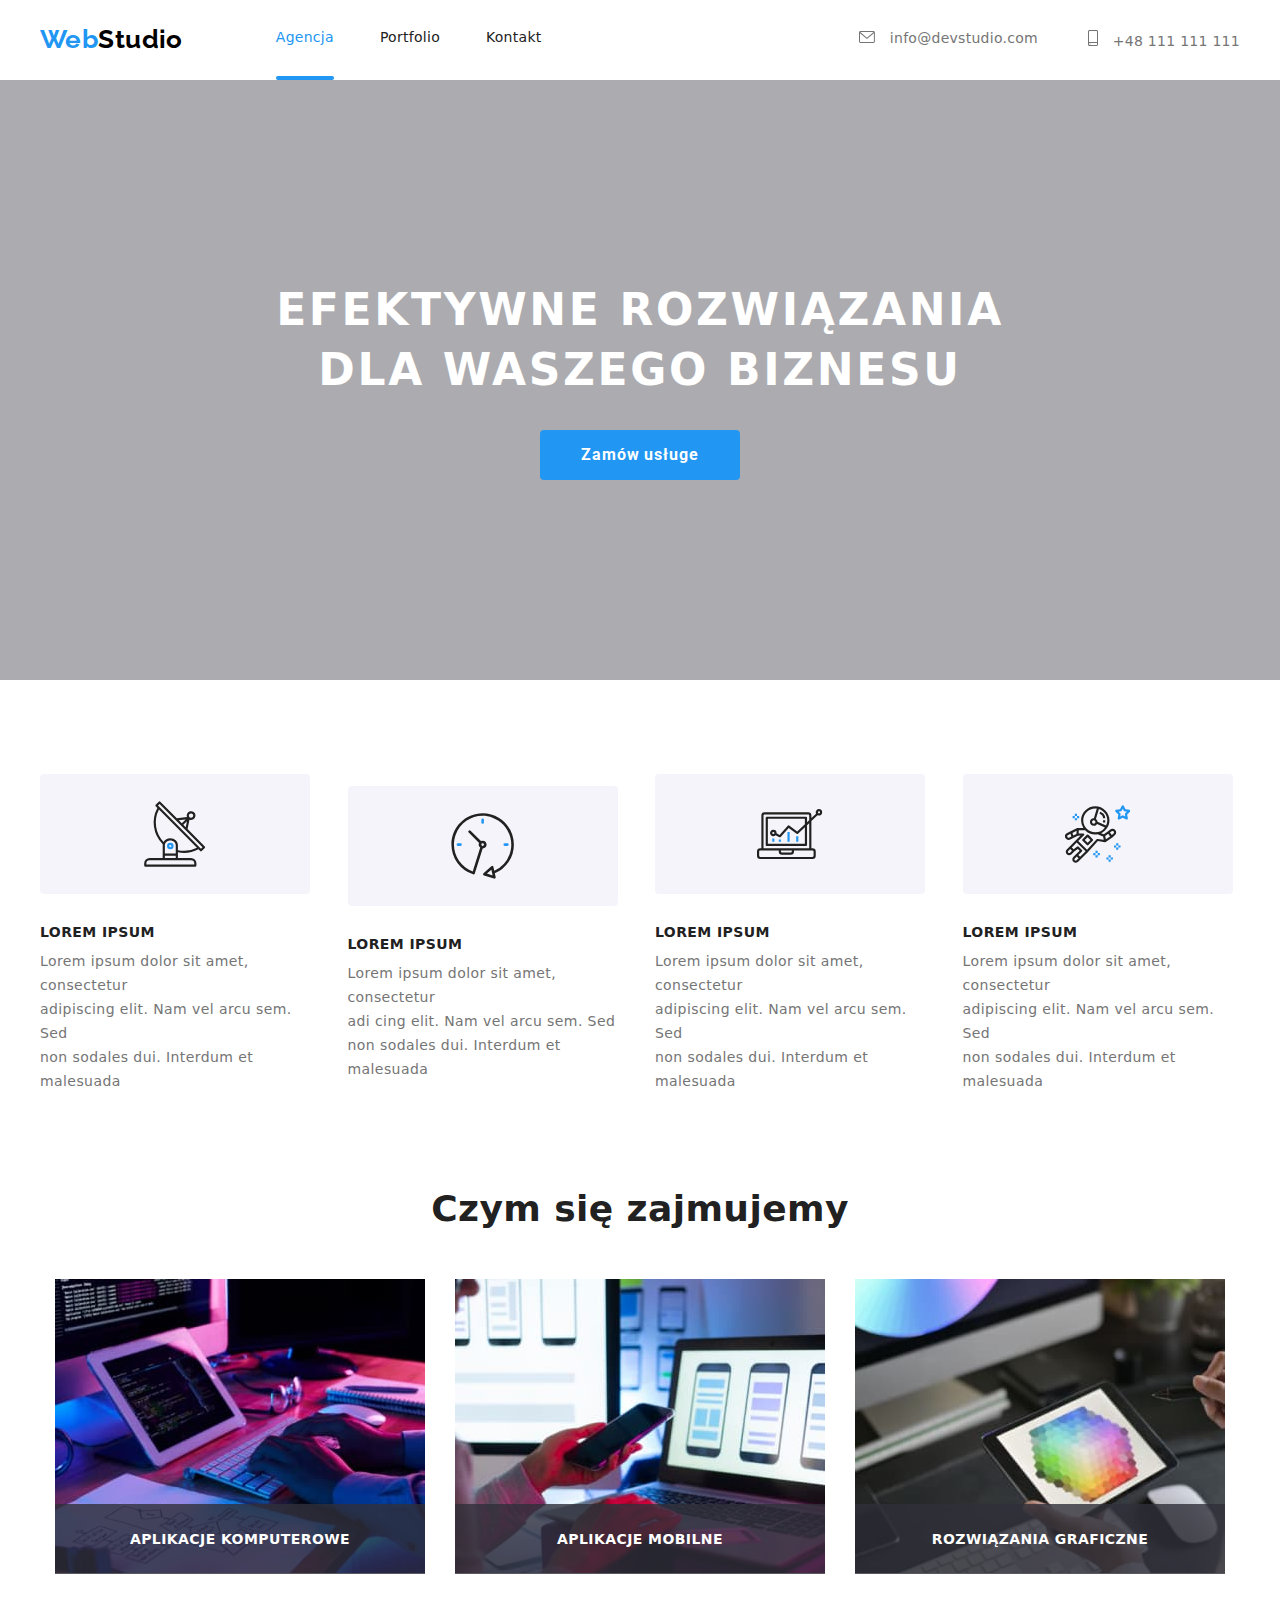
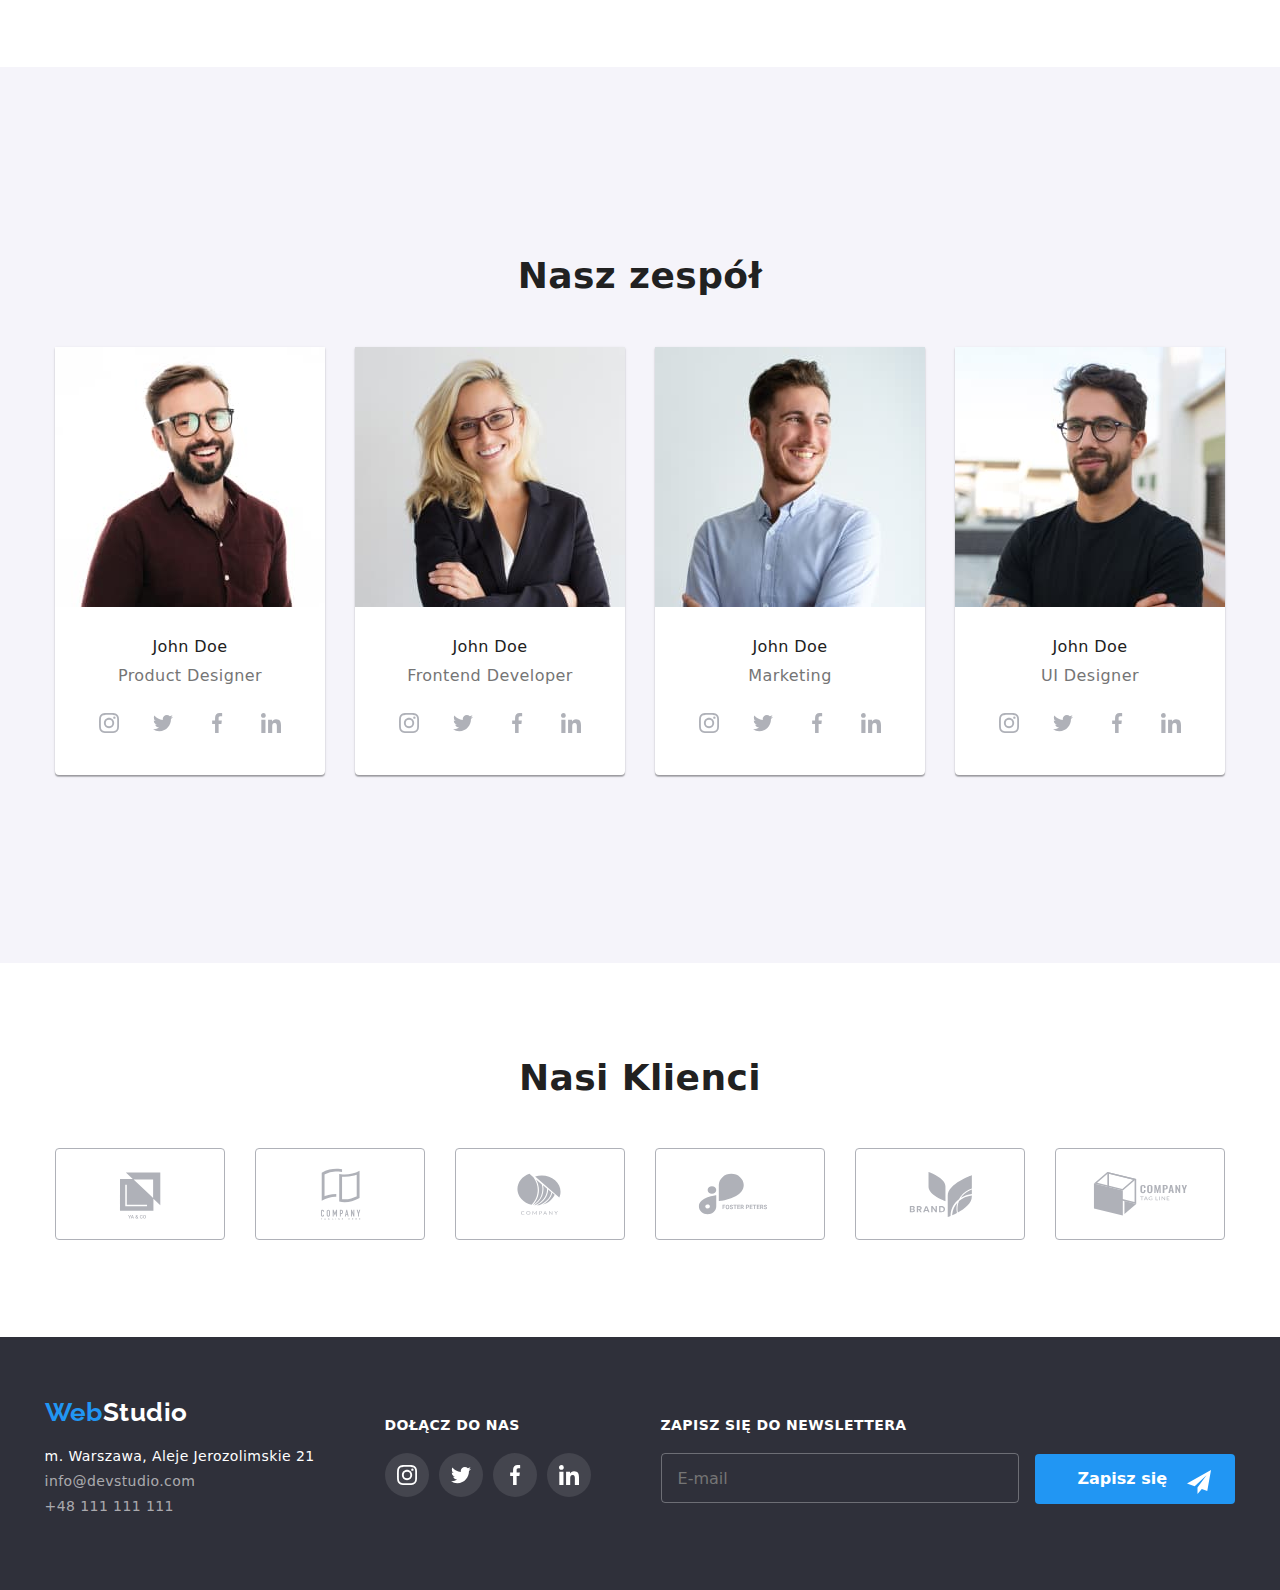
<file: index.html>
<!DOCTYPE html>
<html lang="en">
  <head>
    <meta charset="UTF-8" />
    <meta http-equiv="X-UA-Compatible" content="IE=edge" />
    <meta name="viewport" content="width=device-width, initial-scale=1.0" />
    <link href="./css/main.min.css" rel="stylesheet" />
    <link href="./css/modern-normalize.css" rel="stylesheet" />

    <link rel="preconnect" href="https://fonts.googleapis.com" />
    <link rel="preconnect" href="https://fonts.gstatic.com" crossorigin />
    <link
      href="https://fonts.googleapis.com/css2?family=Raleway:wght@700&family=Roboto:wght@400;500;700;900&display=swap"
      rel="stylesheet"
    />
    <title>WebStudio</title>
  </head>
  <body>
    <header class="header container">
      <a href="index.html" class="header__logo"
        ><span class="header__logo-color">Web</span>Studio</a
      >
      <nav>
        <ul class="header__nav">
          <li>
            <a href="index.html" class="header__nav-color header__active"
              >Agencja</a
            >
          </li>
          <li>
            <a href="portfolio.html" class="header__nav-color">Portfolio</a>
          </li>
          <li>
            <a href="contacts.html" class="header__nav-color">Kontakt</a>
          </li>
        </ul>
      </nav>
      <ul class="header__contacts">
        <li>
          <a href="emailto:info@devstudio.com" class="header__contacts-color">
            <svg class="icon-spacing" width="16" height="12">
              <use xlink:href="./images/icons.svg#email-logo"></use>
            </svg>
            info@devstudio.com
          </a>
        </li>
        <li>
          <a href="tel:+48111111111" class="header__contacts-color">
            <svg class="icon-spacing" width="10" height="16">
              <use xlink:href="./images/icons.svg#smartphone-logo"></use>
            </svg>
            +48 111 111 111</a
          >
        </li>
      </ul>
    </header>
    <main>
      <section class="top-section">
        <div class="container top-section__container">
          <h1 class="top-section__header">
            EFEKTYWNE ROZWIĄZANIA<br />
            DLA WASZEGO BIZNESU
          </h1>
          <button type="button" class="top-section__button" data-modal-open>
            Zamów usługe
          </button>
        </div>
      </section>
      <section>
        <div class="container">
          <ul class="our-speciality">
            <li>
              <div class="our-speciality__icon">
                <svg width="65.32" height="70">
                  <use xlink:href="./images/icons.svg#antenna-logo"></use>
                </svg>
              </div>
              <h4 class="our-speciality__header">LOREM IPSUM</h4>
              <p class="our-speciality__text">
                Lorem ipsum dolor sit amet, consectetur<br />
                adipiscing elit. Nam vel arcu sem. Sed<br />
                non sodales dui. Interdum et malesuada
              </p>
            </li>
            <li>
              <div class="our-speciality__icon">
                <svg width="65.32" height="70">
                  <use xlink:href="./images/icons.svg#clock-logo"></use>
                </svg>
              </div>
              <h4 class="our-speciality__header">LOREM IPSUM</h4>
              <p class="our-speciality__text">
                Lorem ipsum dolor sit amet, consectetur<br />
                adi cing elit. Nam vel arcu sem. Sed<br />
                non sodales dui. Interdum et malesuada
              </p>
            </li>
            <li>
              <div class="our-speciality__icon">
                <svg width="65.32" height="70">
                  <use xlink:href="./images/icons.svg#diagram-logo"></use>
                </svg>
              </div>
              <h4 class="our-speciality__header">LOREM IPSUM</h4>
              <p class="our-speciality__text">
                Lorem ipsum dolor sit amet, consectetur<br />
                adipiscing elit. Nam vel arcu sem. Sed<br />
                non sodales dui. Interdum et malesuada
              </p>
            </li>
            <li>
              <div class="our-speciality__icon">
                <svg width="65.32" height="70">
                  <use xlink:href="./images/icons.svg#astronaut-logo"></use>
                </svg>
              </div>
              <h4 class="our-speciality__header">LOREM IPSUM</h4>
              <p class="our-speciality__text">
                Lorem ipsum dolor sit amet, consectetur<br />
                adipiscing elit. Nam vel arcu sem. Sed<br />
                non sodales dui. Interdum et malesuada
              </p>
            </li>
          </ul>
        </div>
      </section>
      <section>
        <div class="container block">
          <h2 class="block__header">Czym się zajmujemy</h2>
          <ul class="our-services">
            <li>
              <figure class="our-services-card-size">
                <img
                  src="./images/computer-writing-1.jpg"
                  width="370"
                  height="294"
                  alt="Close up image programer working his desk office"
                />
                <figcaption class="our-services__description">
                  Aplikacje komputerowe
                </figcaption>
              </figure>
            </li>
            <li>
              <figure class="our-services-card-size">
                <img
                  src="./images/holding-phone-2.jpg"
                  width="370"
                  height="294"
                  alt="Web UI designers are developing application smartphones team creators 
              is working interface mobile phone"
                />
                <figcaption class="our-services__description">
                  Aplikacje mobilne
                </figcaption>
              </figure>
            </li>
            <li>
              <figure class="our-services-card-size">
                <img
                  src="./images/holding-tablet-3.jpg"
                  width="370"
                  height="294"
                  alt="Creative artist web design with working colour selection graphic tablet"
                />
                <figcaption class="our-services__description">
                  Rozwiązania graficzne
                </figcaption>
              </figure>
            </li>
          </ul>
        </div>
      </section>
      <section class="block block__background">
        <div class="container block">
          <h2 class="block__header">Nasz zespół</h2>
          <ul class="our-team">
            <li class="our-team__card">
              <img
                src="./images/glasses-guy.jpg"
                width="270"
                height="260"
                alt="Product Designer - John Doe"
              />

              <h4 class="our-team__name">John Doe</h4>
              <p class="our-team__profession">Product Designer</p>
              <div class="our-team__icons">
                <svg class="our-team__icon">
                  <use
                    xlink:href="./images/icons.svg#instagram-logo"
                    width="20"
                    height="20"
                    x="12"
                    y="12"
                  ></use>
                </svg>
                <svg class="our-team__icon">
                  <use
                    xlink:href="./images/icons.svg#twitter-logo"
                    width="20"
                    height="20"
                    x="12"
                    y="12"
                  ></use>
                </svg>
                <svg class="our-team__icon">
                  <use
                    xlink:href="./images/icons.svg#facebook-logo"
                    width="20"
                    height="20"
                    x="12"
                    y="12"
                  ></use>
                </svg>
                <svg class="our-team__icon">
                  <use
                    xlink:href="./images/icons.svg#linkin-logo"
                    width="20"
                    height="20"
                    x="12"
                    y="12"
                  ></use>
                </svg>
              </div>
            </li>
            <li class="our-team__card">
              <img
                src="./images/glasses-lady.jpg"
                width="270"
                height="260"
                alt="Frontend Developer - John Doe"
              />
              <h4 class="our-team__name">John Doe</h4>
              <p class="our-team__profession">Frontend Developer</p>
              <div class="our-team__icons">
                <svg class="our-team__icon">
                  <use
                    xlink:href="./images/icons.svg#instagram-logo"
                    width="20"
                    height="20"
                    x="12"
                    y="12"
                  ></use>
                </svg>
                <svg class="our-team__icon">
                  <use
                    xlink:href="./images/icons.svg#twitter-logo"
                    width="20"
                    height="20"
                    x="12"
                    y="12"
                  ></use>
                </svg>
                <svg class="our-team__icon">
                  <use
                    xlink:href="./images/icons.svg#facebook-logo"
                    width="20"
                    height="20"
                    x="12"
                    y="12"
                  ></use>
                </svg>
                <svg class="our-team__icon">
                  <use
                    xlink:href="./images/icons.svg#linkin-logo"
                    width="20"
                    height="20"
                    x="12"
                    y="12"
                  ></use>
                </svg>
              </div>
            </li>
            <li class="our-team__card">
              <img
                src="./images/smiling-guy.jpg"
                width="270"
                height="260"
                alt="Marketing - John Doe"
              />

              <h4 class="our-team__name">John Doe</h4>
              <p class="our-team__profession">Marketing</p>
              <div class="our-team__icons">
                <svg class="our-team__icon">
                  <use
                    xlink:href="./images/icons.svg#instagram-logo"
                    width="20"
                    height="20"
                    x="12"
                    y="12"
                  ></use>
                </svg>
                <svg class="our-team__icon">
                  <use
                    xlink:href="./images/icons.svg#twitter-logo"
                    width="20"
                    height="20"
                    x="12"
                    y="12"
                  ></use>
                </svg>
                <svg class="our-team__icon">
                  <use
                    xlink:href="./images/icons.svg#facebook-logo"
                    width="20"
                    height="20"
                    x="12"
                    y="12"
                  ></use>
                </svg>
                <svg class="our-team__icon">
                  <use
                    xlink:href="./images/icons.svg#linkin-logo"
                    width="20"
                    height="20"
                    x="12"
                    y="12"
                  ></use>
                </svg>
              </div>
            </li>
            <li class="our-team__card">
              <img
                src="./images/glasses-guy-black.jpg"
                width="270"
                height="260"
                alt="UI Designer - John Doe"
              />

              <h4 class="our-team__name">John Doe</h4>
              <p class="our-team__profession">UI Designer</p>
              <div class="our-team__icons">
                <svg class="our-team__icon">
                  <use
                    xlink:href="./images/icons.svg#instagram-logo"
                    width="20"
                    height="20"
                    x="12"
                    y="12"
                  ></use>
                </svg>
                <svg class="our-team__icon">
                  <use
                    xlink:href="./images/icons.svg#twitter-logo"
                    width="20"
                    height="20"
                    x="12"
                    y="12"
                  ></use>
                </svg>
                <svg class="our-team__icon">
                  <use
                    xlink:href="./images/icons.svg#facebook-logo"
                    width="20"
                    height="20"
                    x="12"
                    y="12"
                  ></use>
                </svg>
                <svg class="our-team__icon">
                  <use
                    xlink:href="./images/icons.svg#linkin-logo"
                    width="20"
                    height="20"
                    x="12"
                    y="12"
                  ></use>
                </svg>
              </div>
            </li>
          </ul>
        </div>
      </section>
      <section>
        <div class="container block">
          <h2 class="block__header">Nasi Klienci</h2>
          <ul class="our-clients">
            <li>
              <a href="index.html">
                <svg class="our-clients__logo">
                  <use
                    xlink:href="./images/icons.svg#company-logo-1"
                    width="106"
                    height="60"
                    x="32"
                    y="16"
                  ></use>
                </svg>
              </a>
            </li>
            <li>
              <a href="index.html">
                <svg class="our-clients__logo">
                  <use
                    xlink:href="./images/icons.svg#company-logo-2"
                    width="106"
                    height="60"
                    x="32"
                    y="16"
                  ></use>
                </svg>
              </a>
            </li>
            <li>
              <a href="index.html">
                <svg class="our-clients__logo">
                  <use
                    xlink:href="./images/icons.svg#company-logo-3"
                    width="106"
                    height="60"
                    x="32"
                    y="16"
                  ></use>
                </svg>
              </a>
            </li>
            <li>
              <a href="index.html">
                <svg class="our-clients__logo">
                  <use
                    xlink:href="./images/icons.svg#company-logo-4"
                    width="106"
                    height="60"
                    x="32"
                    y="16"
                  ></use>
                </svg>
              </a>
            </li>
            <li>
              <a href="index.html">
                <svg class="our-clients__logo">
                  <use
                    xlink:href="./images/icons.svg#company-logo-5"
                    width="106"
                    height="60"
                    x="32"
                    y="16"
                  ></use>
                </svg>
              </a>
            </li>
            <li>
              <a href="index.html">
                <svg class="our-clients__logo">
                  <use
                    xlink:href="./images/icons.svg#company-logo-6"
                    width="106"
                    height="60"
                    x="32"
                    y="16"
                  ></use>
                </svg>
              </a>
            </li>
          </ul>
        </div>
      </section>
    </main>
    <footer>
      <div class="container footer">
        <div>
          <a href="index.html" class="footer__logo"
            ><span class="footer__logo-color">Web</span>Studio</a
          >
          <address class="footer__address">
            m. Warszawa, Aleje Jerozolimskie 21
          </address>
          <ul class="footer__links">
            <li>
              <a href="emailto:info@devstudio.com" class="footer__link"
                >info@devstudio.com</a
              >
            </li>
            <li>
              <a href="tel:+48111111111" class="footer__link"
                >+48 111 111 111</a
              >
            </li>
          </ul>
        </div>
        <div>
          <h4 class="footer__header">Dołącz do nas</h4>
          <ul class="footer__icons">
            <li>
              <a href="https://instagram.com">
                <svg class="footer__icon">
                  <use
                    xlink:href="./images/icons.svg#instagram-logo"
                    width="20"
                    height="20"
                    x="12"
                    y="12"
                  ></use>
                </svg>
              </a>
            </li>
            <li>
              <a href="https://twitter.com">
                <svg class="footer__icon">
                  <use
                    xlink:href="./images/icons.svg#twitter-logo"
                    width="20"
                    height="20"
                    x="12"
                    y="12"
                  ></use>
                </svg>
              </a>
            </li>
            <li>
              <a href="https://facebook.com">
                <svg class="footer__icon">
                  <use
                    xlink:href="./images/icons.svg#facebook-logo"
                    width="20"
                    height="20"
                    x="12"
                    y="12"
                  ></use>
                </svg>
              </a>
            </li>
            <li>
              <a href="https://linkedin.com">
                <svg class="footer__icon">
                  <use
                    xlink:href="./images/icons.svg#linkin-logo"
                    width="20"
                    height="20"
                    x="12"
                    y="12"
                  ></use>
                </svg>
              </a>
            </li>
          </ul>
        </div>
        <div>
          <h4 class="footer__header">Zapisz się do newslettera</h4>
          <input type="text" class="footer__sign-up" placeholder="E-mail" />
          <button type="submit" class="footer__button">
            Zapisz się
            <svg class="footer__button-icon">
              <use
                xlink:href="./images/icons.svg#send"
                width="24"
                height="24"
                x="20"
                y="0"
              ></use>
            </svg>
          </button>
        </div>
      </div>
    </footer>
    <div class="backdrop is-hidden" data-modal>
      <div class="modal">
        <button type="button" class="modal__close-button" data-modal-close>
          <svg>
            <use
              xlink:href="./images/icons.svg#x"
              width="11"
              height="11"
              x="8"
              y="9"
            ></use>
          </svg>
        </button>
        <h6 class="modal__header">Zostaw swoje dane w formularzu poniżej</h6>

        <label for="full-name" class="modal__hover">
          Imie
          <svg class="modal__icon modal__icon-position1">
            <use
              xlink:href="./images/icons.svg#person-logo"
              width="12"
              height="12"
            ></use>
          </svg>
          <input
            type="text"
            name="user-name"
            class="modal__input"
            id="full-name"
        /></label>

        <label for="phone-number" class="modal__hover">
          Telefon
          <svg class="modal__icon modal__icon-position2">
            <use
              xlink:href="./images/icons.svg#phone-logo"
              width="13"
              height="13"
            ></use>
          </svg>
          <input
            type="tel"
            name="phone-number"
            class="modal__input"
            id="phone-number"
        /></label>

        <label for="email" class="modal__hover">
          Email
          <svg class="modal__icon modal__icon-position3">
            <use
              xlink:href="./images/icons.svg#email2-logo"
              width="15"
              height="12"
            ></use>
          </svg>
          <input type="email" name="email" class="modal__input" id="email"
        /></label>

        <label class="modal__hover">
          Komentarz
          <textarea
            name="comment"
            placeholder="Wprowadź tekst"
            class="modal__input modal__comment"
          ></textarea>
        </label>
        <label class="modal__terms-and-conditions">
          <input type="checkbox" />
          <svg class="modal__tick">
            <use
              xlink:href="./images/icons.svg#tick"
              width="11"
              height="8"
            ></use>
          </svg>
          <span class="modal__checkmark"></span>Oświadczam iż akceptuję
          <a href="#" class="modal__links">Regulamin</a> i
          <a href="#" class="modal__links">Politykę Prywatności.</a>
        </label>

        <label>
          <button type="submit" class="modal__button">Wyślij</button>
        </label>
      </div>
    </div>
    <script src="./js/modal.js"></script>
  </body>
</html>
</file>
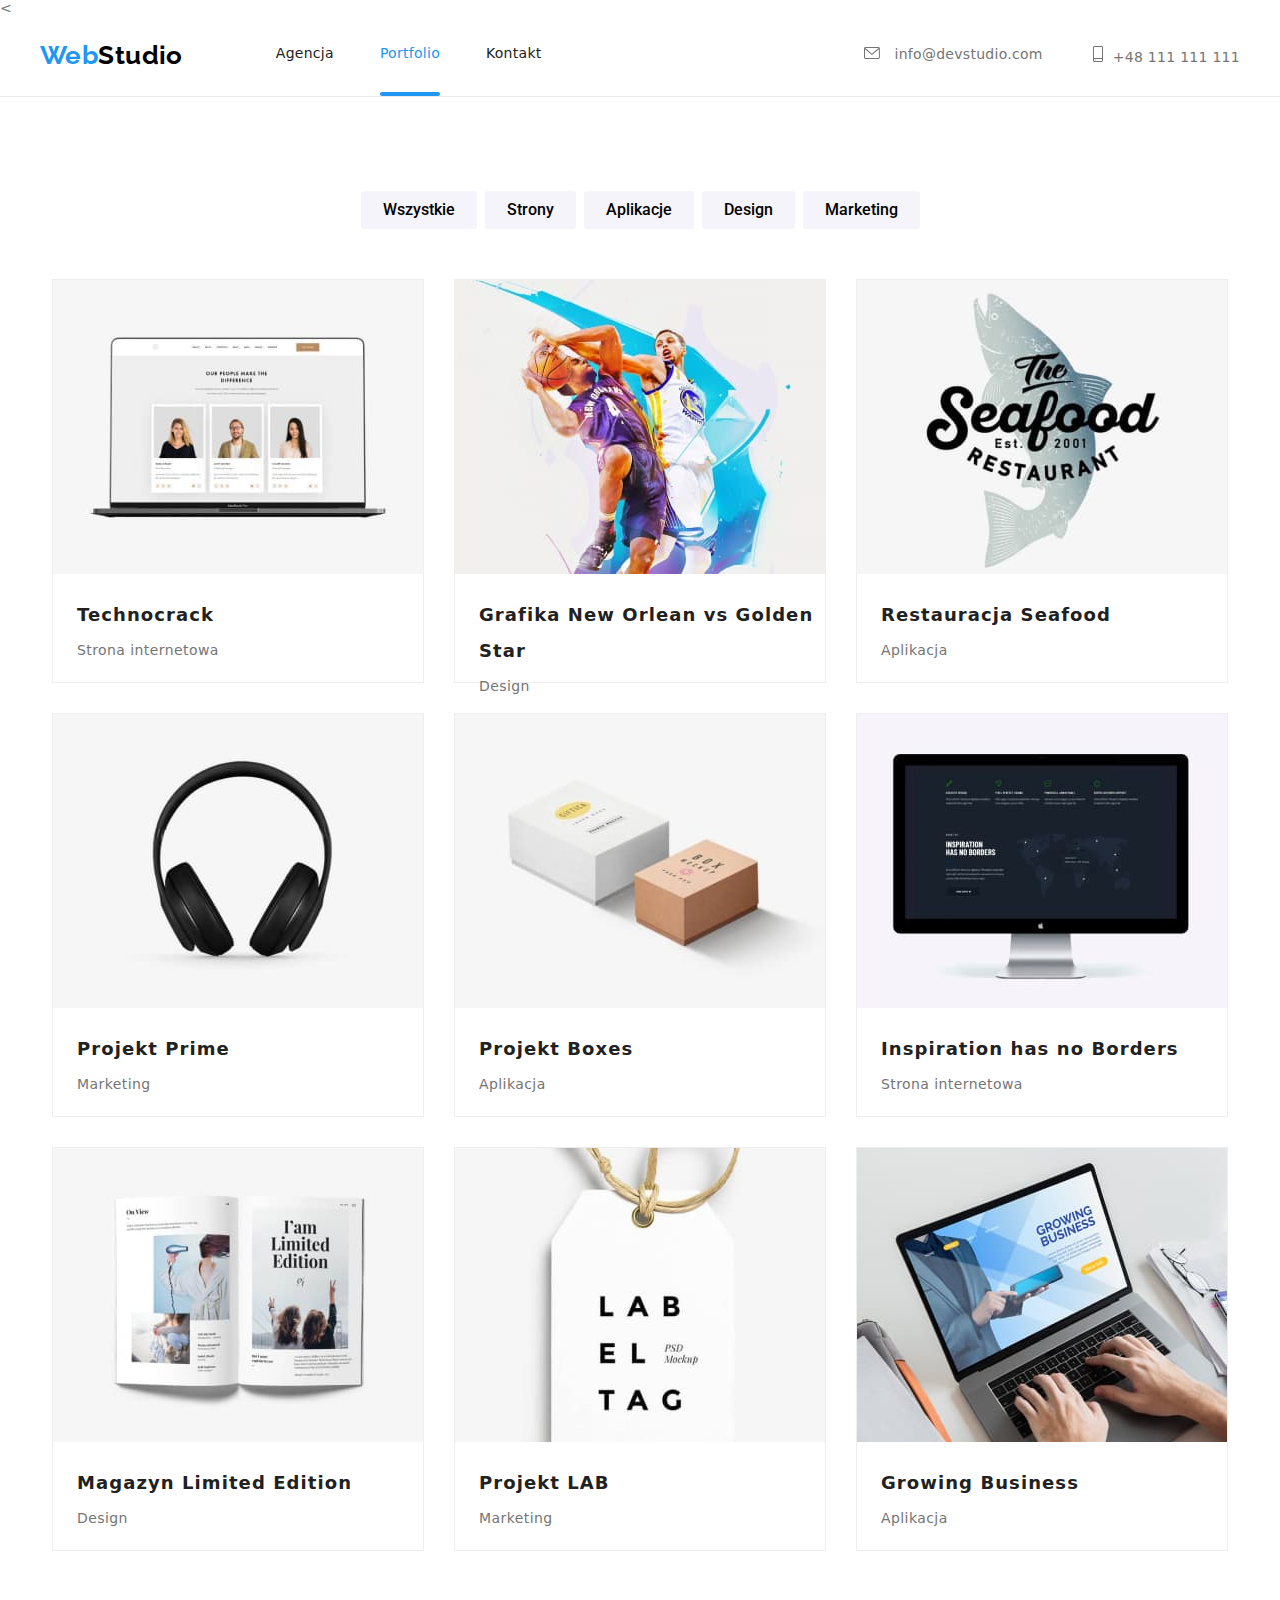
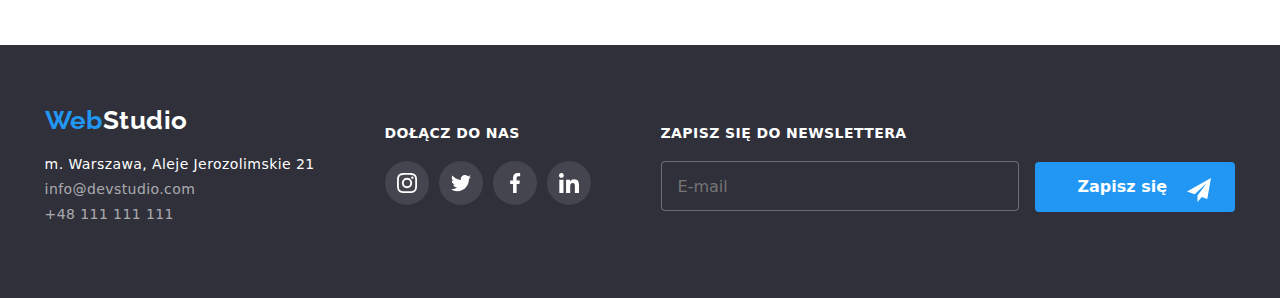
<file: portfolio.html>
<!DOCTYPE html>
<html lang="en-EN">
  <head>
    <<meta charset="UTF-8" />
    <meta http-equiv="X-UA-Compatible" content="IE=edge" />
    <meta name="viewport" content="width=device-width, initial-scale=1.0" />
    <link href="./css/main.min.css" rel="stylesheet" />
    <link href="./css/modern-normalize.css" rel="stylesheet" />

    <link rel="preconnect" href="https://fonts.googleapis.com" />
    <link rel="preconnect" href="https://fonts.gstatic.com" crossorigin />
    <link
      href="https://fonts.googleapis.com/css2?family=Raleway:wght@700&family=Roboto:wght@400;500;700;900&display=swap"
      rel="stylesheet"/>
    <title>WebStudio</title>
  </head>
  <body>
    <div class="wrapper">
      <header class="header container">
        <a href="index.html" class="header__logo">
          <span class="header__logo-color">Web</span>Studio</a>
        <nav>
          <ul class="header__nav nav-list">
            <li>
              <a href="index.htlm" class="header__nav-color">Agencja</a>
            </li>
            <li>
              <a href="portfolio.html" class="header__nav-color header__active"
                >Portfolio</a
              >
            </li>
            <li>
              <a href="kontakt.html" class="header__nav-color">Kontakt</a>
            </li>
          </ul>
        </nav>
        <ul class="header__contacts nav-list">
          <li>
              <a href="emailto:info@devstudio.com" class="header__contacts-color"
                >
                <svg class="icon-spacing" width="16" height="12">
                <use xlink:href="./images/icons.svg#email-logo"></use>
              </svg>
              info@devstudio.com</a> 
            </li>
              <li>
              <a href="tel:+48111111111" class="header__contacts-color"
                >
                <svg class="icon-spacing" width="10" height="16">
                <use xlink:href="./images/icons.svg#smartphone-logo"></use>
              </svg>+48 111 111 111</a>
            </li>
          </ul>
       </div> 
      </header>
      <div class="header-line-border"></div>
      <main>
          <ul class="filters">
          <li>
            <button type="button" class="filters__button">Wszystkie</button>
          </li>
          <li>
            <button type="button" class="filters__button">Strony</button>
          </li>
          <li>
            <button type="button" class="filters__button">Aplikacje</button>
          </li>
          <li>
            <button type="button" class="filters__button">Design</button>
          </li>
          <li>
            <button type="button" class="filters__button">Marketing</button>
          </li>
        </ul>
        <div class="container">
          <ul class="products">
            <li class="products__card">
              <div class="description-hidden">
                <div class="description-slidein">
                  <p>
                    Technocrack jest popularną<br />
                    platformą wykorzystywaną do<br />
                    rozpowszechniania koronawirusa.<br />
                    Firmy wykorzystują tę platformę do<br />
                    celów szpiegowskich i ataków na<br />
                    niezabezpieczone serwery <br />konkurencji.
                  </p>
                </div>
              </div>
              <img
                src="./images/technocrack.jpg"
                width="370"
                height="294"
                alt="Technocrack"
              />
              <h4 class="products__header">Technocrack</h4>
              <p class="products__type">Strona internetowa</p>
            </li>
            <li class="products__card">
              <div class="description-hidden">
                <div class="description-slidein">
                  <p>
                    New Orlean jest popularną<br />
                    platformą wykorzystywaną do<br />
                    rozpowszechniania koronawirusa.<br />
                    Firmy wykorzystują tę platformę do<br />
                    celów szpiegowskich i ataków na<br />
                    niezabezpieczone serwery <br />konkurencji.
                  </p>
                </div>
              </div>
              <img
                src="./images/new-orlean.jpg"
                width="370"
                height="294"
                alt="Grafika New Orlean vs Golden Star"
              />
              <h4 class="products__header">
                Grafika New Orlean vs Golden Star
              </h4>
              <p class="products__type">Design</p>
            </li>
            <li class="products__card">
              <div class="description-hidden">
                <div class="description-slidein">
                  <p>
                    Restauracja Seafood jest popularną<br />
                    platformą wykorzystywaną do<br />
                    rozpowszechniania koronawirusa.<br />
                    Firmy wykorzystują tę platformę do<br />
                    celów szpiegowskich i ataków na<br />
                    niezabezpieczone serwery <br />konkurencji.
                  </p>
                </div>
              </div>
              <img
                src="./images/seafood-res.jpg"
                width="370"
                height="294"
                alt="Restauracja Seafood<"
              />
              <h4 class="products__header">Restauracja Seafood</h4>
              <p class="products__type">Aplikacja</p>
            </li>
            <li class="products__card">
              <div class="description-hidden">
                <div class="description-slidein">
                  <p>
                    Projekt Prime jest popularną<br />
                    platformą wykorzystywaną do<br />
                    rozpowszechniania koronawirusa.<br />
                    Firmy wykorzystują tę platformę do<br />
                    celów szpiegowskich i ataków na<br />
                    niezabezpieczone serwery <br />konkurencji.
                  </p>
                </div>
              </div>
              <img
                src="./images/projekt-prime.jpg"
                width="370"
                height="294"
                alt="Projekt Prime"
              />
              <h4 class="products__header">Projekt Prime</h4>
              <p class="products__type">Marketing</p>
            </li>
            <li class="products__card">
              <div class="description-hidden">
                <div class="description-slidein">
                  <p>
                    Projekt Boxes jest popularną<br />
                    platformą wykorzystywaną do<br />
                    rozpowszechniania koronawirusa.<br />
                    Firmy wykorzystują tę platformę do<br />
                    celów szpiegowskich i ataków na<br />
                    niezabezpieczone serwery <br />konkurencji.
                  </p>
                </div>
              </div>
              <img
                src="./images/projekt-boxes.jpg"
                width="370"
                height="294"
                alt="Projekt Boxes"
              />
              <h4 class="products__header">Projekt Boxes</h4>
              <p class="products__type">Aplikacja</p>
            </li>
            <li class="products__card">
              <div class="description-hidden">
                <div class="description-slidein">
                  <p>
                    Inspiracja jest popularną<br />
                    platformą wykorzystywaną do<br />
                    rozpowszechniania koronawirusa.<br />
                    Firmy wykorzystują tę platformę do<br />
                    celów szpiegowskich i ataków na<br />
                    niezabezpieczone serwery <br />konkurencji.
                  </p>
                </div>
              </div>
              <img
                src="./images/no-borders.jpg"
                width="370"
                height="294"
                alt="Inspiration has no Borders"
              />
              <h4 class="products__header">Inspiration has no Borders</h4>
              <p class="products__type">Strona internetowa</p>
            </li>
            <li class="products__card">
              <div class="description-hidden">
                <div class="description-slidein">
                  <p>
                    Magazyn Limited jest popularną<br />
                    platformą wykorzystywaną do<br />
                    rozpowszechniania koronawirusa.<br />
                    Firmy wykorzystują tę platformę do<br />
                    celów szpiegowskich i ataków na<br />
                    niezabezpieczone serwery <br />konkurencji.
                  </p>
                </div>
              </div>
              <img
                src="./images/magazyn.jpg"
                width="370"
                height="294"
                alt="Magazyn Limited Edition"
              />
              <h4 class="products__header">Magazyn Limited Edition</h4>
              <p class="products__type">Design</p>
            </li>
            <li class="products__card">
              <div class="description-hidden">
                <div class="description-slidein">
                  <p>
                    Projekt Lab jest popularną<br />
                    platformą wykorzystywaną do<br />
                    rozpowszechniania koronawirusa.<br />
                    Firmy wykorzystują tę platformę do<br />
                    celów szpiegowskich i ataków na<br />
                    niezabezpieczone serwery <br />konkurencji.
                  </p>
                </div>
              </div>
              <img
                src="./images/projekt-lab.jpg"
                width="370"
                height="294"
                alt="Projekt LAB<"
              />
              <h4 class="products__header">Projekt LAB</h4>
              <p class="products__type">Marketing</p>
            </li>
            <li class="products__card">
              <div class="description-hidden">
                <div class="description-slidein">
                  <p>
                    Growing Business jest popularną<br />
                    platformą wykorzystywaną do<br />
                    rozpowszechniania koronawirusa.<br />
                    Firmy wykorzystują tę platformę do<br />
                    celów szpiegowskich i ataków na<br />
                    niezabezpieczone serwery <br />konkurencji.
                  </p>
                </div>
              </div>
              <img
                src="./images/business.jpg"
                width="370"
                height="294"
                alt="Growing Business"
              />
              <h4 class="products__header">Growing Business</h4>
              <p class="products__type">Aplikacja</p>
            </li>
          </ul>
        </div>
      </main>
     <footer>
      <div class="container footer">
        <div>
          <a href="index.html" class="footer__logo"
            ><span class="footer__logo-color">Web</span>Studio</a
          >
          <address class="footer__address">
            m. Warszawa, Aleje Jerozolimskie 21
          </address>
          <ul class="footer__links">
            <li>
              <a href="emailto:info@devstudio.com" class="footer__link"
                >info@devstudio.com</a
              >
            </li>
            <li>
              <a href="tel:+48111111111" class="footer__link"
                >+48 111 111 111</a
              >
            </li>
          </ul>
        </div>
        <div>
          <h4 class="footer__header">Dołącz do nas</h4>
          <ul class="footer__icons">
            <li>
              <a href="https://instagram.com">
                <svg class="footer__icon">
                  <use
                    xlink:href="./images/icons.svg#instagram-logo"
                    width="20"
                    height="20"
                    x="12"
                    y="12"
                  ></use>
                </svg>
              </a>
            </li>
            <li>
              <a href="https://twitter.com">
                <svg class="footer__icon">
                  <use
                    xlink:href="./images/icons.svg#twitter-logo"
                    width="20"
                    height="20"
                    x="12"
                    y="12"
                  ></use>
                </svg>
              </a>
            </li>
            <li>
              <a href="https://facebook.com">
                <svg class="footer__icon">
                  <use
                    xlink:href="./images/icons.svg#facebook-logo"
                    width="20"
                    height="20"
                    x="12"
                    y="12"
                  ></use>
                </svg>
              </a>
            </li>
            <li>
              <a href="https://linkedin.com">
                <svg class="footer__icon">
                  <use
                    xlink:href="./images/icons.svg#linkin-logo"
                    width="20"
                    height="20"
                    x="12"
                    y="12"
                  ></use>
                </svg>
              </a>
            </li>
          </ul>
        </div>
        <div>
          <h4 class="footer__header">Zapisz się do newslettera</h4>
          <input type="text" class="footer__sign-up" placeholder="E-mail" />
          <button type="submit" class="footer__button">
            Zapisz się
            <svg class="footer__button-icon">
              <use
                xlink:href="./images/icons.svg#send"
                width="24"
                height="24"
                x="20"
                y="0"
              ></use>
            </svg>
          </button>
        </div>
      </div>
    </footer>
  </body>
</html>
</file>
<file: css/main.min.css>
* {
  margin: 0;
  padding: 0;
  list-style: none;
  text-decoration: none;
  box-sizing: border-box;
}
.header {
  display: flex;
  flex-direction: row;
  gap: 93px;
  padding: 24px 0 25px 0;
  align-items: center;
  justify-content: center;
}
.header__logo {
  font-family: "Raleway", sans-serif;
  font-size: 26px;
  font-weight: 700;
  color: #000;
  line-height: 1.193;
}
.header__logo-color {
  color: #2196f3;
}
.header__nav {
  display: flex;
  flex-direction: row;
  font-weight: 500;
  letter-spacing: 0.02em;
  line-height: 1.2;
  gap: 46px;
}
.header__nav-color {
  color: #212121;
  transition: 250ms cubic-bezier(0.4, 0, 0.2, 1);
}
.header__nav-color:hover,
.header__nav-color :focus {
  color: #2196f3;
}
.header__active::after {
  content: "";
  display: block;
  width: 100%;
  height: 4px;
  bottom: 0;
  left: 0;
  background-color: #2196f3;
  transform: translateY(30px);
  border-radius: 2px;
}
.header__active {
  color: #2196f3;
}
.header__contacts {
  display: flex;
  flex-direction: row;
  font-weight: 500;
  letter-spacing: 0.02em;
  line-height: 1.2;
  gap: 50px;
  margin-left: auto;
}
.header__contacts-color {
  color: #757575;
  fill: #757575;
  transition: 250ms cubic-bezier(0.4, 0, 0.2, 1);
}
.header__contacts-color:hover {
  color: #2196f3;
  fill: #2196f3;
}
.header__contacts svg {
  margin: 0 10px 0 0;
}
footer {
  background-color: #2f303a;
  padding: 60px 0;
}
.footer {
  display: flex;
  justify-content: center;
  flex-direction: row;
  gap: 70px;
}
.footer__logo {
  font-family: "Raleway", sans-serif;
  font-size: 26px;
  font-weight: 700;
  color: #fff;
  line-height: 1.193;
}
.footer__logo-color {
  color: #2196f3;
}
.footer__address {
  font-style: normal;
  color: #fff;
  margin: 20px 0 0 0;
}
.footer__links {
  display: flex;
  flex-direction: column;
  gap: 9px;
  margin: 9px 0;
}
.footer__link {
  color: rgba(255, 255, 255, 0.6);
  transition: 250ms cubic-bezier(0.4, 0, 0.2, 1);
}
.footer__link:hover {
  color: #2196f3;
}
.footer__header {
  font-weight: 700;
  font-size: 14px;
  color: #fff;
  text-transform: uppercase;
  margin: 20px 0 20px 0px;
}
.footer__icons {
  display: flex;
  gap: 10px;
  margin-bottom: 30px;
}
.footer__icon {
  width: 44px;
  height: 44px;
  background-color: rgba(255, 255, 255, 0.1019607843);
  border-radius: 50%;
  fill: #fff;
  transition: 250ms cubic-bezier(0.4, 0, 0.2, 1);
}
.footer__icon:hover,
.footer__icon :focus {
  background-color: #2196f3;
  fill: #fff;
  cursor: pointer;
}
.footer__sign-up {
  background-color: rgba(0, 0, 0, 0);
  border: solid rgba(255, 255, 255, 0.3) 1px;
  border-radius: 4px;
  width: 358px;
  height: 50px;
  color: rgba(255, 255, 255, 0.6);
  padding: 16px;
  font-size: 16px;
}
.footer__button {
  background-color: #2196f3;
  color: #fff;
  width: 200px;
  height: 50px;
  align-items: center;
  font-size: 16px;
  font-weight: 700;
  border-radius: 4px;
  border-style: none;
  margin-left: 12px;
  text-align: left;
  padding-left: 42px;
  cursor: pointer;
}
.footer__button-icon {
  fill: #fff;
  position: absolute;
  width: 50px;
  height: 24px;
}
.block {
  display: flex;
  justify-content: center;
  align-items: center;
  flex-direction: column;
  padding: 94px 0;
  gap: 50px;
}
.block__header {
  font-size: 36px;
  color: #212121;
}
.block__background {
  background-color: #f5f4fa;
}
.top-section {
  background-image: url(https://github.com/BieganskiP/goit-markup-hw-04/blob/main/images/background.jpg?raw=true);
  background-color: rgba(47, 48, 58, 0.4);
  background-blend-mode: difference;
  background-position: center;
  background-repeat: no-repeat;
  width: 100%;
}
.top-section__container {
  display: flex;
  justify-content: center;
  align-items: center;
  flex-direction: column;
  padding: 200px 0;
  gap: 30px;
}
.top-section__header {
  font-size: 44px;
  color: #fff;
  letter-spacing: 0.06em;
  font-weight: 900;
  text-align: center;
  line-height: 1.364;
}
.top-section__button {
  background-color: #2196f3;
  border-radius: 4px;
  color: #fff;
  width: 200px;
  height: 50px;
  cursor: pointer;
  border: none;
  font-family: "Roboto", sans-serif;
  font-size: 16px;
  font-weight: 700;
  letter-spacing: 0.06em;
}
.our-speciality {
  display: flex;
  justify-content: center;
  align-items: center;
  flex-direction: row;
  gap: 30px;
  padding: 94px 0 0 0;
  justify-content: center;
}
.our-speciality__icon {
  display: flex;
  justify-content: center;
  align-items: center;
  flex-direction: row;
  border-radius: 4px;
  margin-bottom: 30px;
  height: 120px;
  width: 270px;
  background-color: #f5f4fa;
}
.our-speciality__header {
  font-weight: 700;
  color: #212121;
  font-size: 14px;
  margin: 0 0 10px 0;
}
.our-speciality__text {
  line-height: 1.71;
}
.our-services {
  display: flex;
  justify-content: center;
  align-items: center;
  flex-direction: row;
  gap: 30px;
}
.our-services__description {
  color: #fff;
  font-weight: 700;
  background-color: rgba(47, 48, 58, 0.8);
  height: 70px;
  text-align: center;
  position: relative;
  text-transform: uppercase;
  padding: 27px 0;
  top: -72px;
}
.our-services-card-size {
  height: 294px;
  width: 370px;
}
.our-team {
  display: flex;
  justify-content: center;
  align-items: center;
  flex-direction: row;
  gap: 30px;
}
.our-team__card {
  display: flex;
  justify-content: center;
  align-items: center;
  flex-direction: column;
  text-align: center;
  background-color: #fff;
  box-shadow: 0px 1px 3px rgba(0, 0, 0, 0.12), 0px 1px 1px rgba(0, 0, 0, 0.14),
    0px 2px 1px rgba(0, 0, 0, 0.2);
  border-radius: 0px 0px 4px 4px;
}
.our-team__name {
  margin: 30px 0 10px 0;
  line-height: 1.1875;
  font-size: 16px;
  font-weight: 500;
  color: #212121;
}
.our-team__profession {
  line-height: 1.1875;
  font-size: 16px;
  margin: 0 0 16px 0;
}
.our-team__icons {
  display: flex;
  gap: 10px;
  margin-bottom: 30px;
}
.our-team__icon {
  width: 44px;
  height: 44px;
  background-color: #fff;
  border-radius: 50%;
  fill: #afb1b8;
  transition: 250ms cubic-bezier(0.4, 0, 0.2, 1);
}
.our-team__icon:hover,
.our-team__icon :focus {
  background-color: #2196f3;
  fill: #fff;
  cursor: pointer;
}
.our-clients {
  display: flex;
  justify-content: center;
  align-items: center;
  flex-direction: row;
  gap: 30px;
}
.our-clients__logo {
  border-radius: 4px;
  border: #afb1b8 solid 1px;
  width: 170px;
  height: 92px;
  fill: #afb1b8;
  transition: 250ms cubic-bezier(0.4, 0, 0.2, 1);
}
.our-clients__logo:hover,
.our-clients__logo :focus {
  fill: #2196f3;
  border: #2196f3 solid 1px;
}
.header-line-border {
  border-bottom: #ececec solid 1px;
}
.filters {
  display: flex;
  justify-content: center;
  gap: 8px;
  margin: 94px 0 0 0;
}
.filters__button {
  background-color: #f5f4fa;
  border-width: 0;
  height: 38px;
  font-size: 16px;
  font-weight: 500;
  line-height: 1.625;
  border-radius: 3px;
  padding: 6px 22px;
  font-family: "Roboto";
  transition: 250ms cubic-bezier(0.4, 0, 0.2, 1);
}
.filters__button:hover,
.filters__button :focus {
  box-shadow: 0px 3px 1px rgba(0, 0, 0, 0.1), 0px 1px 2px rgba(0, 0, 0, 0.08),
    0px 2px 2px rgba(0, 0, 0, 0.12);
  background-color: #2196f3;
  color: #fff;
  cursor: pointer;
}
.products {
  display: flex;
  justify-content: center;
  align-items: center;
  flex-direction: row;
  gap: 30px;
  flex-wrap: wrap;
  margin-top: 50px;
  margin-bottom: 94px;
}
.products__card {
  border: #eee solid 1px;
  flex-basis: calc((100% - 90px) / 3);
  height: 404px;
  margin: 0;
  transition: 250ms cubic-bezier(0.4, 0, 0.2, 1);
}
.products__card:hover {
  box-shadow: 0px 1px 1px rgba(0, 0, 0, 0.12), 0px 4px 4px rgba(0, 0, 0, 0.06),
    1px 4px 6px rgba(0, 0, 0, 0.16);
}
.products__header {
  color: #212121;
  font-size: 18px;
  font-weight: 700;
  letter-spacing: 0.06em;
  line-height: 2;
  margin: 20px 0 4px 24px;
}
.products__type {
  line-height: 1.88;
  font-size: 14px;
  margin: 0 0 0 24px;
}
.description-hidden {
  width: 372px;
  position: absolute;
  overflow: hidden;
}
.description-hidden:hover .description-slidein {
  transform: translateY(0);
}
.description-slidein {
  transition: 250ms cubic-bezier(0.4, 0, 0.2, 1);
  transform: translateY(100%);
  background-color: rgba(33, 150, 243, 0.9);
  display: inline-block;
  position: relative;
  width: 372px;
  height: 294px;
  color: #fff;
  font-size: 18px;
  line-height: 1.6;
  padding-left: 24px;
  padding-top: 20px;
}
.backdrop {
  left: 0;
  top: 0;
  width: 100%;
  height: 100%;
  background-color: rgba(0, 0, 0, 0.2);
  position: fixed;
  transition: all 250ms ease-in;
}
.is-hidden {
  visibility: hidden;
  opacity: 0;
  pointer-events: none;
  transition: all 250ms ease-in;
}
.modal {
  position: absolute;
  top: 50%;
  left: 50%;
  transform: translate(-50%, -50%);
  width: 528px;
  min-height: 581px;
  background-color: #fff;
  align-items: center;
  display: flex;
  flex-direction: column;
  font-size: 12px;
  gap: 10px;
  color: #757575;
}
.modal__close-button {
  position: absolute;
  top: 8px;
  right: 8px;
  background-color: #fff;
  border: 1px solid rgba(0, 0, 0, 0.1);
  border-radius: 50%;
  cursor: pointer;
  width: 30px;
  height: 30px;
}
.modal__header {
  font-size: 20px;
  font-weight: 700;
  line-height: 1.172;
  color: #212121;
  margin: 40px 0 20px 0;
}
.modal__hover:hover > .modal__input,
.modal__hover:focus > .modal__input {
  border: #2196f3 1px solid;
  box-shadow: none;
  outline: none;
}
.modal__hover:hover > .modal__icon,
.modal__hover:focus > .modal__icon {
  fill: #2196f3;
}
.modal__input {
  width: 448px;
  height: 40px;
  display: block;
  margin: 4px 0 0 0;
  border-radius: 4px;
  border: rgba(33, 33, 33, 0.2) 1px solid;
  padding: 0 0 0 30px;
  outline: none;
  transition: 250ms cubic-bezier(0.4, 0, 0.2, 1);
}
.modal__comment {
  resize: none;
  width: 448px;
  height: 120px;
  padding: 12px 16px;
  border-radius: 4px;
  outline: none;
  transition: 250ms cubic-bezier(0.4, 0, 0.2, 1);
}
.modal__comment::-moz-placeholder {
  color: rgba(117, 117, 117, 0.5019607843);
}
.modal__comment:-ms-input-placeholder {
  color: rgba(117, 117, 117, 0.5019607843);
}
.modal__comment::placeholder {
  color: rgba(117, 117, 117, 0.5019607843);
}
.modal__button {
  background-color: #2196f3;
  border-radius: 4px;
  width: 200px;
  height: 50px;
  border: none;
  color: #fff;
  font-weight: 700;
  font-size: 16px;
  cursor: pointer;
}
.modal__terms-and-conditions {
  font-size: 14px;
  padding: 10px 0 20px 0;
}
.modal__terms-and-conditions input {
  position: absolute;
  opacity: 0;
  height: 0;
  width: 0;
}
.modal__terms-and-conditions input:checked ~ .modal__checkmark {
  background-color: #2196f3;
  border: none;
}
.modal__terms-and-conditions :checked ~ .modal__checkmark:after {
  display: block;
}
.modal__checkmark {
  position: absolute;
  cursor: pointer;
  top: 455px;
  left: 45px;
  height: 16px;
  width: 16px;
  border-radius: 2px;
  background-color: #fff;
  border: #212121 2px solid;
}
.modal__checkmark:after {
  content: "";
  position: absolute;
  display: none;
}
.modal__tick {
  fill: #fff;
  width: 11px;
  height: 8px;
  position: absolute;
  left: 48px;
  top: 459px;
  z-index: 999;
}
.modal__links {
  text-decoration: underline;
  color: #2196f3;
}
.modal__icon {
  fill: #212121;
  width: 15px;
  height: 13px;
  position: absolute;
  transition: fill 250ms cubic-bezier(0.4, 0, 0.2, 1);
}
.modal__icon-position1 {
  top: 125px;
  left: 52px;
}
.modal__icon-position2 {
  top: 194px;
  left: 52px;
}
.modal__icon-position3 {
  top: 260px;
  left: 52px;
}
body {
  background-color: #fff;
  color: #757575;
  font-size: 14px;
  letter-spacing: 0.03em;
}
.container {
  width: 1200px;
  margin: 0 auto;
} /*# sourceMappingURL=main.min.css.map */
</file>
